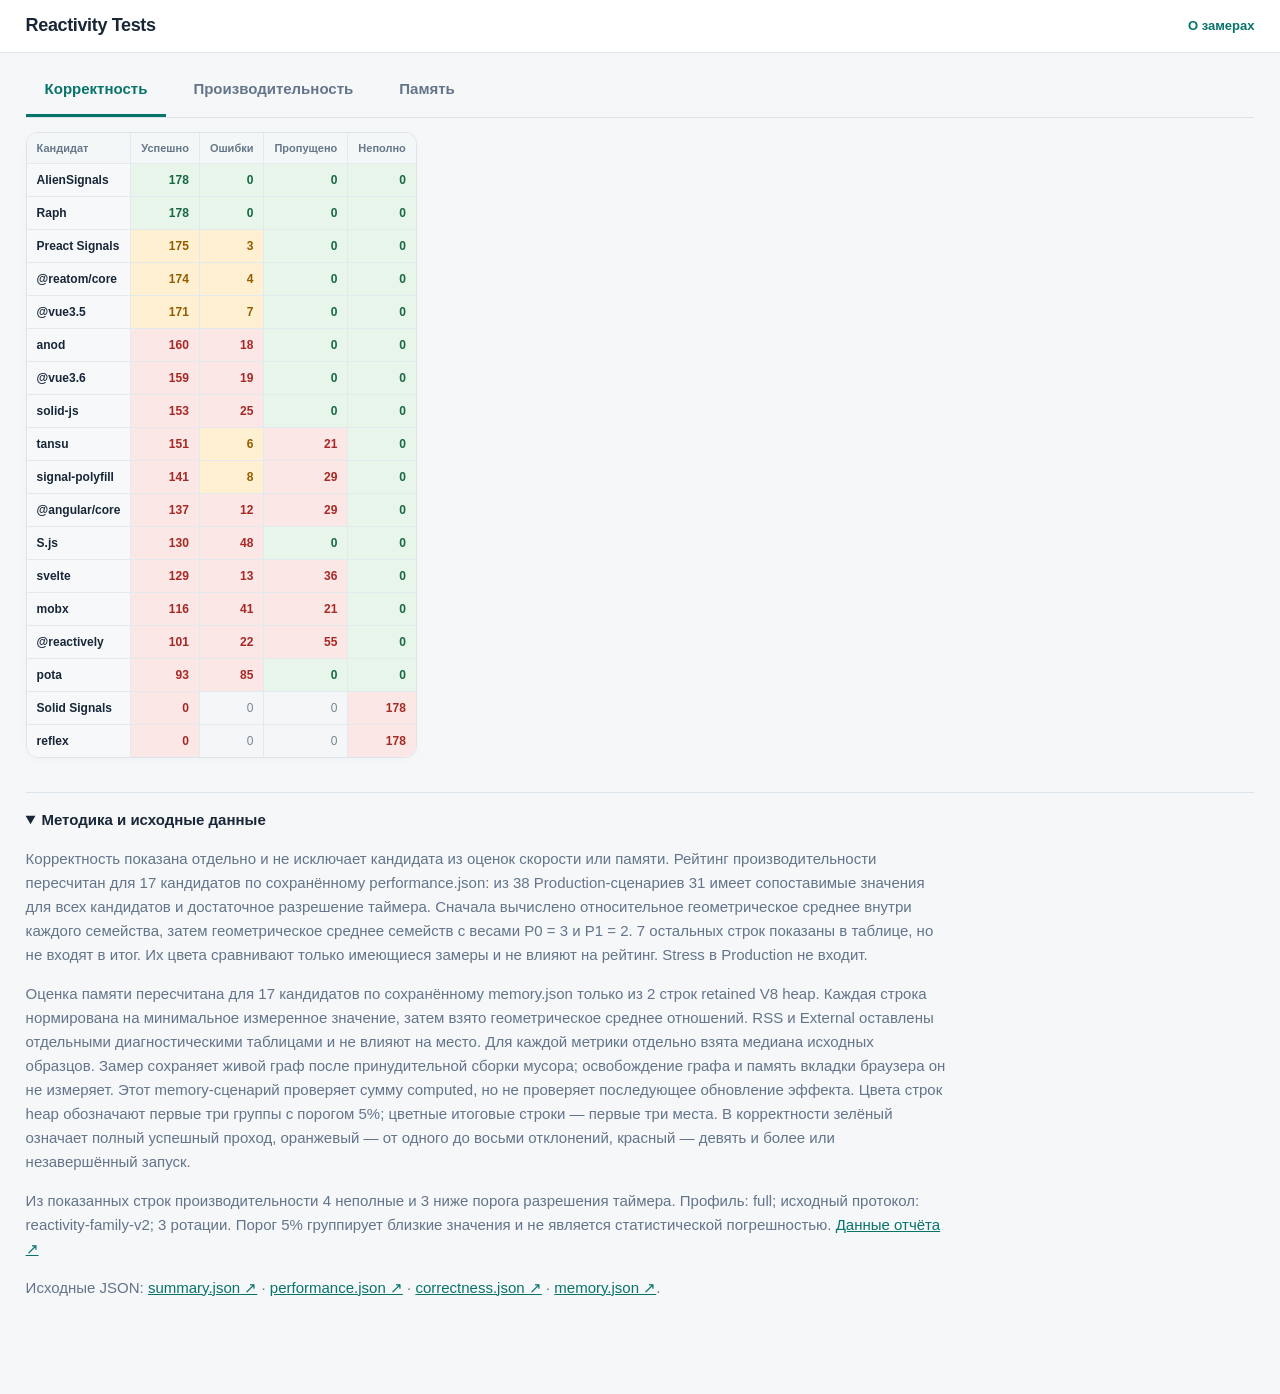
<file: benchmark/index.html>
<!doctype html><html lang="ru"><head><meta charset="utf-8"><meta name="viewport" content="width=device-width,initial-scale=1"><link rel="icon" href="data:"><title>Reactivity Tests</title><style>:root{color-scheme:light;--ink:#182638;--muted:#64748b;--line:#dbe4ea;--paper:#f5f7f8;--teal:#08736b}
*{box-sizing:border-box}
body{margin:0;background:var(--paper);color:var(--ink);font:15px/1.5 Inter,Arial,sans-serif}
button{font:inherit}a{color:inherit}a:focus-visible,button:focus-visible,summary:focus-visible{outline:3px solid #6aa9a3;outline-offset:2px}
.site-header{background:#fff;border-bottom:1px solid var(--line)}
.site-header-inner{min-height:52px;padding:9px clamp(16px,2vw,32px);display:flex;align-items:center;justify-content:space-between;gap:14px}
.site-title{font-size:18px;line-height:1.2;font-weight:700;letter-spacing:-.02em;margin:0}
.system-link{font-size:13px;font-weight:700;color:var(--teal);text-decoration:none;white-space:nowrap}.system-link:hover{text-decoration:underline}
.wrap{padding:10px clamp(16px,2vw,32px) 72px}
.report-tabs{display:flex;gap:8px;align-items:center;border-bottom:1px solid var(--line);margin-bottom:14px;overflow-x:auto;position:sticky;top:0;z-index:10;background:var(--paper)}
.report-tab{appearance:none;border:0;border-bottom:3px solid transparent;background:transparent;color:var(--muted);font-weight:650;padding:15px 19px 13px;cursor:pointer;white-space:nowrap}.report-tab:hover{color:var(--ink);background:#eef4f5}.report-tab[aria-selected=true]{color:var(--teal);border-bottom-color:var(--teal)}
[role=tabpanel][hidden]{display:none}
.correctness-card,.result-table,.matrix-card{border:1px solid var(--line);border-radius:12px;background:#fff;overflow:hidden;box-shadow:0 2px 10px #17283b06}
.correctness-card{margin-bottom:24px;width:max-content;max-width:100%}.table-scroll{overflow-x:auto}
table{border-collapse:collapse;width:100%;font-size:12px}th,td{border-right:1px solid #e3eaed;border-bottom:1px solid #e3eaed;padding:10px 14px;text-align:right;white-space:nowrap;font-variant-numeric:tabular-nums}th:last-child,td:last-child{border-right:0}tbody tr:last-child>*{border-bottom:0}thead th{background:#f4f7f8;color:#657788;font-size:11px;font-weight:750}th:first-child{text-align:left}tbody th{font-weight:700}
tbody th,tbody td{background:#f6f8f9}
.correctness-card table{width:max-content}.correctness-card th,.correctness-card td{padding:7px 10px}
.green{background:#e7f5eb;color:#176944;font-weight:700}.orange{background:#fff0d1;color:#955c00;font-weight:700}.red{background:#fbe7e6;color:#a62925;font-weight:700}.muted{background:#f4f6f7;color:#778690}
.result-table{margin-bottom:24px}.result-table>summary{list-style:none;display:flex;align-items:center;gap:11px;min-height:48px;padding:7px 16px;cursor:pointer}.result-table>summary::-webkit-details-marker,.matrix-card>summary::-webkit-details-marker{display:none}.result-table>summary:hover,.matrix-card>summary:hover{background:#fafdfe}.result-table[open]>summary,.matrix-card[open]>summary{border-bottom:1px solid var(--line)}
.result-toggle{width:8px;height:8px;flex:none;border-right:2px solid #71838e;border-bottom:2px solid #71838e;transform:rotate(45deg);margin:0 8px 3px 2px}.result-table[open] .result-toggle{transform:rotate(225deg);margin:3px 8px 0 2px}.result-label{flex:1;font-size:15px;font-weight:750}
.result-winner{display:inline-flex;align-items:center;gap:8px;margin-left:16px;padding:5px 9px;border:1px solid #cde7db;border-radius:10px;background:#edf8f1;color:#166343;white-space:nowrap;font-size:12px;font-weight:650}.result-winner svg{width:17px;height:17px;flex:none}.result-winner strong{font-size:13px;font-weight:800}
.result-table table{min-width:530px}.comparison-report .result-table{width:max-content;max-width:100%}.comparison-report .result-table table{width:max-content;min-width:0}.result-table th,.result-table td{text-align:left;padding:6px 10px}.result-table thead th{padding:8px 10px}.result-table tbody tr.rank-green>*{background:#e7f5eb;color:#176944}.result-table tbody tr.rank-orange>*{background:#fff0d1;color:#955c00}.result-table tbody tr.rank-red>*{background:#fbe7e6;color:#a62925}.result-number{font-size:13px;font-weight:800;color:#173b32}
.comparison-report #performance .result-table table{width:100%}.comparison-report #performance .result-table th:first-child{width:70%}
.result-heading{padding:15px 18px;font-weight:750}.verdict{margin-left:20px;color:#9b2828;font-size:12px}
.memory-intro{margin:0 0 18px;padding:12px 16px;border-left:3px solid var(--teal);background:#edf5f4;color:#315d60;font-size:13px;line-height:1.55}
.matrix-card{margin-top:14px;margin-bottom:24px}.matrix-card>summary{list-style:none;display:flex;align-items:center;justify-content:space-between;gap:20px;cursor:pointer;padding:17px 22px}.matrix-title{font-size:16px;font-weight:750}.matrix-count{color:#7d8b99;font-size:12px;font-weight:600}
.matrix-wrap{max-height:680px;overflow:auto}.all-matrix{border-collapse:separate;border-spacing:0;width:max-content;font-size:12px}.all-matrix th,.all-matrix td{padding:8px 9px;border-right:1px solid #e2e9ec;border-bottom:1px solid #e2e9ec;white-space:nowrap;text-align:right}.all-matrix thead th{position:sticky;top:0;z-index:3;background:#f3f7f8;color:#607387;font-size:11px}.all-matrix .scenario-col{position:sticky;left:0;z-index:2;text-align:left;background:#fff}.all-matrix tbody th.scenario-col{background:#f6f8f9}.all-matrix thead .scenario-col{z-index:4;background:#f3f7f8}.all-matrix .scenario-col code{display:block;font:11px/1.25 ui-monospace,SFMono-Regular,Menlo,monospace;white-space:nowrap;color:#2b4251}.all-matrix .scenario-note{display:block;margin-top:3px;color:#6d8189;font-size:10px}.all-matrix .matrix-family th{padding:11px 14px;text-align:left;background:#eaf1f3;color:#284a52;font-weight:750}.matrix-family small{margin-left:10px;color:#6d8189;font-weight:600}.matrix-note{padding:10px 16px;color:#697b87;font-size:12px;border-top:1px solid var(--line)}
.report-method{border-top:1px solid var(--line);margin:34px 0 22px;padding-top:16px;color:var(--muted)}.report-method summary{cursor:pointer;color:var(--ink);font-weight:650}.report-method[open] summary{margin-bottom:13px}.report-method p{max-width:920px;line-height:1.6}.report-method a{color:var(--teal)}
@media(max-width:650px){.site-header-inner{min-height:50px;padding:9px 20px}.site-title{font-size:17px}.wrap{padding:10px 20px 50px}.report-tab{padding:13px 12px;font-size:14px}.result-table>summary{display:grid;grid-template-columns:12px minmax(0,1fr);padding:8px 12px}.result-toggle{grid-column:1;grid-row:1}.result-label{grid-column:2;grid-row:1}.result-winner{grid-column:2;grid-row:2;justify-self:start;margin-left:0}.all-matrix .scenario-col{min-width:245px;max-width:245px}.matrix-wrap{max-height:600px}}
</style></head><body class="comparison-report"><!-- Lucide trophy, https://lucide.dev/icons/trophy. Copyright (c) 2026 Lucide Icons and Contributors. ISC License: Permission to use, copy, modify, and/or distribute this software for any purpose with or without fee is hereby granted, provided that the above copyright notice and this permission notice appear in all copies. THE SOFTWARE IS PROVIDED "AS IS" AND THE AUTHOR DISCLAIMS ALL WARRANTIES WITH REGARD TO THIS SOFTWARE INCLUDING ALL IMPLIED WARRANTIES OF MERCHANTABILITY AND FITNESS. IN NO EVENT SHALL THE AUTHOR BE LIABLE FOR ANY SPECIAL, DIRECT, INDIRECT, OR CONSEQUENTIAL DAMAGES OR ANY DAMAGES WHATSOEVER RESULTING FROM LOSS OF USE, DATA OR PROFITS, WHETHER IN AN ACTION OF CONTRACT, NEGLIGENCE OR OTHER TORTIOUS ACTION, ARISING OUT OF OR IN CONNECTION WITH THE USE OR PERFORMANCE OF THIS SOFTWARE. --><header class="site-header"><div class="site-header-inner"><h1 class="site-title">Reactivity Tests</h1><a class="system-link" href="#methodology">О замерах</a></div></header><main class="wrap"><nav class="report-tabs" role="tablist" aria-label="Разделы отчёта"><button class="report-tab" type="button" role="tab" id="tab-button-correctness" aria-controls="correctness" aria-selected="true" tabindex="0">Корректность</button><button class="report-tab" type="button" role="tab" id="tab-button-performance" aria-controls="performance" aria-selected="false" tabindex="-1">Производительность</button><button class="report-tab" type="button" role="tab" id="tab-button-memory" aria-controls="memory" aria-selected="false" tabindex="-1">Память</button></nav><section class="tab-panel" id="correctness" role="tabpanel" aria-labelledby="tab-button-correctness"><section class="correctness-card"><div class="table-scroll"><table><thead><tr><th scope="col">Кандидат</th><th scope="col">Успешно</th><th scope="col">Ошибки</th><th scope="col">Пропущено</th><th scope="col">Неполно</th></tr></thead><tbody><tr><th scope="row"><span title="alien-signals" aria-label="alien-signals">AlienSignals</span></th><td class="green">178</td><td class="green">0</td><td class="green">0</td><td class="green">0</td></tr><tr><th scope="row">Raph</th><td class="green">178</td><td class="green">0</td><td class="green">0</td><td class="green">0</td></tr><tr><th scope="row"><span title="@preact/signals-core" aria-label="@preact/signals-core">Preact Signals</span></th><td class="orange">175</td><td class="orange">3</td><td class="green">0</td><td class="green">0</td></tr><tr><th scope="row">@reatom/core</th><td class="orange">174</td><td class="orange">4</td><td class="green">0</td><td class="green">0</td></tr><tr><th scope="row"><span title="@vue/reactivity 3.5.43" aria-label="@vue/reactivity 3.5.43">@vue3.5</span></th><td class="orange">171</td><td class="orange">7</td><td class="green">0</td><td class="green">0</td></tr><tr><th scope="row">anod</th><td class="red">160</td><td class="red">18</td><td class="green">0</td><td class="green">0</td></tr><tr><th scope="row"><span title="@vue/reactivity 3.6.0-rc.9" aria-label="@vue/reactivity 3.6.0-rc.9">@vue3.6</span></th><td class="red">159</td><td class="red">19</td><td class="green">0</td><td class="green">0</td></tr><tr><th scope="row">solid-js</th><td class="red">153</td><td class="red">25</td><td class="green">0</td><td class="green">0</td></tr><tr><th scope="row">tansu</th><td class="red">151</td><td class="orange">6</td><td class="red">21</td><td class="green">0</td></tr><tr><th scope="row"><span title="signal-polyfill (TC39)" aria-label="signal-polyfill (TC39)">signal-polyfill</span></th><td class="red">141</td><td class="orange">8</td><td class="red">29</td><td class="green">0</td></tr><tr><th scope="row">@angular/core</th><td class="red">137</td><td class="red">12</td><td class="red">29</td><td class="green">0</td></tr><tr><th scope="row">S.js</th><td class="red">130</td><td class="red">48</td><td class="green">0</td><td class="green">0</td></tr><tr><th scope="row">svelte</th><td class="red">129</td><td class="red">13</td><td class="red">36</td><td class="green">0</td></tr><tr><th scope="row">mobx</th><td class="red">116</td><td class="red">41</td><td class="red">21</td><td class="green">0</td></tr><tr><th scope="row"><span title="@reactively/core" aria-label="@reactively/core">@reactively</span></th><td class="red">101</td><td class="red">22</td><td class="red">55</td><td class="green">0</td></tr><tr><th scope="row">pota</th><td class="red">93</td><td class="red">85</td><td class="green">0</td><td class="green">0</td></tr><tr><th scope="row"><span title="@solidjs/signals" aria-label="@solidjs/signals">Solid Signals</span></th><td class="red">0</td><td class="muted">0</td><td class="muted">0</td><td class="red">178</td></tr><tr><th scope="row">reflex</th><td class="red">0</td><td class="muted">0</td><td class="muted">0</td><td class="red">178</td></tr></tbody></table></div></section></section><section class="tab-panel" id="performance" role="tabpanel" aria-labelledby="tab-button-performance" hidden><details class="result-table" open><summary><span class="result-toggle" aria-hidden="true"></span><span class="result-label">Производительность</span><span class="result-winner"><svg viewBox="0 0 24 24" fill="none" stroke="currentColor" stroke-width="1.8" stroke-linecap="round" stroke-linejoin="round" aria-hidden="true"><path d="M8 21h8M12 17v4M7 3h10v7a5 5 0 0 1-10 0V3ZM7 5H4v3a4 4 0 0 0 4 4m9-7h3v3a4 4 0 0 1-4 4"/></svg><strong><span title="alien-signals" aria-label="alien-signals">AlienSignals</span>, Raph</strong></span></summary><div class="table-scroll"><table><thead><tr><th scope="col">Кандидат</th><th scope="col" title="Относительное геометрическое среднее">Геосреднее</th></tr></thead><tbody><tr class="rank-green"><th scope="row"><span title="alien-signals" aria-label="alien-signals">AlienSignals</span></th><td class="result-number">1.136</td></tr><tr class="rank-green"><th scope="row">Raph</th><td class="result-number">1.146</td></tr><tr class="rank-orange"><th scope="row">reflex</th><td class="result-number">1.226</td></tr><tr class="rank-orange"><th scope="row"><span title="@vue/reactivity 3.6.0-rc.9" aria-label="@vue/reactivity 3.6.0-rc.9">@vue3.6</span></th><td class="result-number">1.271</td></tr><tr class="rank-red"><th scope="row">@reactively</th><td class="result-number">1.427</td></tr><tr class=""><th scope="row">lite-signal</th><td class="result-number">1.858</td></tr><tr class=""><th scope="row">Preact Signals</th><td class="result-number">2.061</td></tr><tr class=""><th scope="row"><span title="@amadeus-it-group/tansu" aria-label="@amadeus-it-group/tansu">tansu</span></th><td class="result-number">2.233</td></tr><tr class=""><th scope="row">Oby</th><td class="result-number">2.266</td></tr><tr class=""><th scope="row">$mol_wire</th><td class="result-number">2.47</td></tr><tr class=""><th scope="row">uSignal</th><td class="result-number">2.528</td></tr><tr class=""><th scope="row"><span title="@vue/reactivity 3.5.43" aria-label="@vue/reactivity 3.5.43">@vue3.5</span></th><td class="result-number">2.588</td></tr><tr class=""><th scope="row">MobX</th><td class="result-number">3.162</td></tr><tr class=""><th scope="row">Signia</th><td class="result-number">3.775</td></tr><tr class=""><th scope="row"><span title="@solidjs/signals" aria-label="@solidjs/signals">Solid Signals</span></th><td class="result-number">3.817</td></tr><tr class=""><th scope="row">s-js</th><td class="result-number">3.929</td></tr><tr class=""><th scope="row">SolidJS</th><td class="result-number">5.288</td></tr></tbody></table></div></details><details class="matrix-card" open><summary><span class="matrix-title">Сценарии производительности</span><span class="matrix-count">38 строк · 17 кандидатов</span></summary><div class="matrix-wrap"><table class="all-matrix"><thead><tr><th class="scenario-col" scope="col">Сценарий</th><th scope="col"><span title="alien-signals" aria-label="alien-signals">AlienSignals</span></th><th scope="col">Raph</th><th scope="col">reflex</th><th scope="col"><span title="@vue/reactivity 3.6.0-rc.9" aria-label="@vue/reactivity 3.6.0-rc.9">@vue3.6</span></th><th scope="col">@reactively</th><th scope="col">lite-signal</th><th scope="col">Preact Signals</th><th scope="col"><span title="@amadeus-it-group/tansu" aria-label="@amadeus-it-group/tansu">tansu</span></th><th scope="col">Oby</th><th scope="col">$mol_wire</th><th scope="col">uSignal</th><th scope="col"><span title="@vue/reactivity 3.5.43" aria-label="@vue/reactivity 3.5.43">@vue3.5</span></th><th scope="col">MobX</th><th scope="col">Signia</th><th scope="col"><span title="@solidjs/signals" aria-label="@solidjs/signals">Solid Signals</span></th><th scope="col">s-js</th><th scope="col">SolidJS</th></tr></thead><tbody><tr class="matrix-family"><th scope="rowgroup" colspan="18">Базовая передача изменений<small>P0</small></th></tr><tr><th class="scenario-col" scope="row"><code>upstream.avoidable-propagation</code></th><td class="orange">0.27</td><td class="green">0.24</td><td class="orange">0.27</td><td class="orange">0.27</td><td class="orange">0.28</td><td class="">0.34</td><td class="orange">0.27</td><td class="">0.44</td><td class="red">0.32</td><td class="">0.44</td><td class="">0.60</td><td class="red">0.31</td><td class="">0.62</td><td class="">0.53</td><td class="">0.49</td><td class="">0.35</td><td class="">0.39</td></tr><tr><th class="scenario-col" scope="row"><code>upstream.diamond</code></th><td class="green">0.22</td><td class="orange">0.23</td><td class="red">0.25</td><td class="green">0.21</td><td class="red">0.26</td><td class="orange">0.23</td><td class="orange">0.24</td><td class="">0.30</td><td class="">0.31</td><td class="">0.40</td><td class="">0.37</td><td class="">0.27</td><td class="">0.57</td><td class="">0.45</td><td class="">0.53</td><td class="orange">0.24</td><td class="">0.37</td></tr><tr class="matrix-family"><th scope="rowgroup" colspan="18">Масштаб передачи изменений<small>P1</small><small>(не учитывается в рейтинге)</small></th></tr><tr title="Ниже порога разрешения таймера"><th class="scenario-col" scope="row"><code>upstream.broad-propagation</code></th><td class="orange">0.18</td><td class="orange">0.18</td><td class="">0.27</td><td class="red">0.19</td><td class="">0.24</td><td class="red">0.19</td><td class="">0.22</td><td class="">0.51</td><td class="">0.28</td><td class="">0.61</td><td class="">0.45</td><td class="">0.25</td><td class="">0.88</td><td class="">0.67</td><td class="">0.74</td><td class="green">0.17</td><td class="">0.43</td></tr><tr title="Ниже порога разрешения таймера"><th class="scenario-col" scope="row"><code>upstream.deep-propagation</code></th><td class="green">0.06</td><td class="red">0.08</td><td class="orange">0.07</td><td class="green">0.06</td><td class="">0.09</td><td class="red">0.08</td><td class="red">0.08</td><td class="">0.11</td><td class="">0.13</td><td class="">0.19</td><td class="">0.15</td><td class="">0.09</td><td class="">0.36</td><td class="">0.36</td><td class="">0.23</td><td class="green">0.06</td><td class="">0.16</td></tr><tr title="Ниже порога разрешения таймера"><th class="scenario-col" scope="row"><code>upstream.repeated-observers</code></th><td class="green">0.04</td><td class="red">0.06</td><td class="orange">0.05</td><td class="green">0.04</td><td class="orange">0.05</td><td class="orange">0.05</td><td class="green">0.04</td><td class="">0.07</td><td class="red">0.06</td><td class="">0.09</td><td class="red">0.06</td><td class="green">0.04</td><td class="">0.07</td><td class="">0.11</td><td class="">0.11</td><td class="">0.08</td><td class="">0.09</td></tr><tr class="matrix-family"><th scope="rowgroup" colspan="18">Связи и эффекты<small>P1</small></th></tr><tr><th class="scenario-col" scope="row"><code>upstream.fan.many-effects</code></th><td class="green">94.67</td><td class="orange">100.04</td><td class="">115.79</td><td class="red">104.96</td><td class="">120.94</td><td class="">137.72</td><td class="green">92.40</td><td class="">231.70</td><td class="">145.85</td><td class="">421.67</td><td class="">261.85</td><td class="">119.22</td><td class="">405.26</td><td class="">202.22</td><td class="">516.90</td><td class="orange">99.57</td><td class="">214.30</td></tr><tr><th class="scenario-col" scope="row"><code>upstream.fan.computed-effect-direct</code></th><td class="">72.28</td><td class="red">62.85</td><td class="green">49.53</td><td class="green">51.75</td><td class="red">61.27</td><td class="orange">54.27</td><td class="">72.28</td><td class="">102.70</td><td class="">78.09</td><td class="">112.74</td><td class="">142.58</td><td class="">106.18</td><td class="">134.07</td><td class="">176.37</td><td class="">168.65</td><td class="">78.73</td><td class="">141.56</td></tr><tr><th class="scenario-col" scope="row"><code>upstream.fan.computed-effect</code></th><td class="">69.83</td><td class="">60.65</td><td class="green">47.00</td><td class="orange">49.37</td><td class="">60.46</td><td class="red">51.84</td><td class="">68.89</td><td class="">97.87</td><td class="">74.41</td><td class="">106.96</td><td class="">134.26</td><td class="">101.87</td><td class="">126.88</td><td class="">174.78</td><td class="">158.50</td><td class="">72.35</td><td class="">133.99</td></tr><tr><th class="scenario-col" scope="row"><code>upstream.fan.direct-effect</code></th><td class="green">25.79</td><td class="green">26.44</td><td class="green">26.66</td><td class="green">25.89</td><td class="green">26.95</td><td class="orange">27.14</td><td class="orange">27.68</td><td class="">30.52</td><td class="red">28.61</td><td class="">30.44</td><td class="">30.37</td><td class="orange">27.75</td><td class="">31.81</td><td class="">36.97</td><td class="">39.34</td><td class="orange">28.24</td><td class="">30.45</td></tr><tr class="matrix-family"><th scope="rowgroup" colspan="18">Создание реактивных связей<small>P1</small></th></tr><tr><th class="scenario-col" scope="row"><code>upstream.creation.signals</code></th><td class="">1.40</td><td class="orange">1.20</td><td class="">1.55</td><td class="">1.55</td><td class="red">1.33</td><td class="">4.65</td><td class="">1.58</td><td class="">2.76</td><td class="">2.40</td><td class="">3.71</td><td class="">2.16</td><td class="">2.03</td><td class="green">1.10</td><td class="">2.40</td><td class="">1.99</td><td class="">2.12</td><td class="">2.36</td></tr><tr><th class="scenario-col" scope="row"><code>upstream.creation.1-to-1</code></th><td class="orange">1.03</td><td class="green">0.97</td><td class="red">2.87</td><td class="">3.20</td><td class="">3.69</td><td class="">8.78</td><td class="">3.18</td><td class="">9.76</td><td class="">10.04</td><td class="">6.32</td><td class="">7.64</td><td class="">5.44</td><td class="">4.76</td><td class="">8.30</td><td class="">11.25</td><td class="">77.28</td><td class="">10.75</td></tr><tr><th class="scenario-col" scope="row"><code>upstream.creation.2-to-1</code></th><td class="orange">0.81</td><td class="green">0.74</td><td class="">3.01</td><td class="red">2.54</td><td class="">3.26</td><td class="">7.10</td><td class="red">2.51</td><td class="">8.26</td><td class="">8.45</td><td class="">5.27</td><td class="">6.43</td><td class="">3.51</td><td class="">3.67</td><td class="">6.90</td><td class="">7.72</td><td class="">38.74</td><td class="">8.46</td></tr><tr><th class="scenario-col" scope="row"><code>upstream.creation.4-to-1</code></th><td class="orange">0.62</td><td class="green">0.54</td><td class="red">2.46</td><td class="">2.70</td><td class="red">2.40</td><td class="">4.90</td><td class="">3.15</td><td class="">6.70</td><td class="">6.91</td><td class="">4.17</td><td class="">4.94</td><td class="">2.96</td><td class="">3.66</td><td class="">5.47</td><td class="">6.03</td><td class="">22.89</td><td class="">6.35</td></tr><tr><th class="scenario-col" scope="row"><code>upstream.creation.1-to-2</code></th><td class="orange">0.91</td><td class="green">0.75</td><td class="red">2.32</td><td class="">2.61</td><td class="">2.78</td><td class="">6.86</td><td class="">2.44</td><td class="">7.87</td><td class="">7.52</td><td class="">4.34</td><td class="">6.16</td><td class="">3.46</td><td class="">3.61</td><td class="">6.08</td><td class="">10.09</td><td class="">78.33</td><td class="">8.31</td></tr><tr><th class="scenario-col" scope="row"><code>upstream.creation.1-to-4</code></th><td class="green">0.73</td><td class="green">0.70</td><td class="red">1.41</td><td class="">1.98</td><td class="orange">1.29</td><td class="">5.94</td><td class="">1.83</td><td class="">5.76</td><td class="">6.54</td><td class="">3.28</td><td class="">4.82</td><td class="">2.85</td><td class="">2.72</td><td class="">4.83</td><td class="">9.76</td><td class="">61.49</td><td class="">7.93</td></tr><tr><th class="scenario-col" scope="row"><code>upstream.creation.1-to-8</code></th><td class="green">0.43</td><td class="orange">0.55</td><td class="">0.76</td><td class="">0.76</td><td class="red">0.65</td><td class="">5.47</td><td class="red">0.62</td><td class="">5.42</td><td class="">6.10</td><td class="">2.86</td><td class="">4.16</td><td class="">0.77</td><td class="">2.18</td><td class="">3.91</td><td class="">9.41</td><td class="">21.75</td><td class="">7.74</td></tr><tr class="matrix-family"><th scope="rowgroup" colspan="18">Обновление реактивных связей<small>P1</small></th></tr><tr><th class="scenario-col" scope="row"><code>upstream.update.1-to-1</code></th><td class="orange">1.77</td><td class="green">1.45</td><td class="">2.75</td><td class="orange">1.82</td><td class="red">2.29</td><td class="">3.65</td><td class="red">2.40</td><td class="">3.83</td><td class="">3.24</td><td class="">3.85</td><td class="">2.69</td><td class="red">2.40</td><td class="">3.93</td><td class="">12.10</td><td class="">3.98</td><td class="">15.65</td><td class="">24.06</td></tr><tr><th class="scenario-col" scope="row"><code>upstream.update.2-to-1</code></th><td class="red">1.13</td><td class="green">0.77</td><td class="">1.61</td><td class="">1.25</td><td class="orange">0.99</td><td class="">2.13</td><td class="">1.42</td><td class="">2.01</td><td class="">2.08</td><td class="">2.04</td><td class="">1.66</td><td class="">1.49</td><td class="">2.43</td><td class="">6.18</td><td class="">2.33</td><td class="">10.62</td><td class="">14.48</td></tr><tr><th class="scenario-col" scope="row"><code>upstream.update.4-to-1</code></th><td class="orange">0.64</td><td class="green">0.35</td><td class="">0.72</td><td class="">0.81</td><td class="red">0.68</td><td class="">0.98</td><td class="orange">0.61</td><td class="">1.07</td><td class="">1.18</td><td class="">1.19</td><td class="">1.00</td><td class="">0.87</td><td class="">1.24</td><td class="">3.20</td><td class="">1.38</td><td class="">7.43</td><td class="">9.48</td></tr><tr><th class="scenario-col" scope="row"><code>upstream.update.1-to-2</code></th><td class="orange">1.14</td><td class="green">0.65</td><td class="">1.59</td><td class="red">1.19</td><td class="orange">1.12</td><td class="">1.76</td><td class="">1.47</td><td class="">2.12</td><td class="">2.11</td><td class="">1.74</td><td class="">1.71</td><td class="">1.53</td><td class="">2.48</td><td class="">6.23</td><td class="">2.63</td><td class="">14.22</td><td class="">19.90</td></tr><tr><th class="scenario-col" scope="row"><code>upstream.update.1-to-4</code></th><td class="red">0.70</td><td class="green">0.33</td><td class="">0.96</td><td class="">0.78</td><td class="">0.85</td><td class="">0.84</td><td class="orange">0.63</td><td class="">1.14</td><td class="">1.32</td><td class="">1.29</td><td class="">1.11</td><td class="">0.97</td><td class="">1.21</td><td class="">3.20</td><td class="">1.89</td><td class="">12.40</td><td class="">19.73</td></tr><tr class="matrix-family"><th scope="rowgroup" colspan="18">Сценарии приложений<small>P0</small></th></tr><tr><th class="scenario-col" scope="row"><code>upstream.app.dashboard</code></th><td class="orange">140.13</td><td class="red">160.97</td><td class="green">132.53</td><td class="orange">144.43</td><td class="">174.35</td><td class="">224.17</td><td class="">361.89</td><td class="">260.44</td><td class="">268.59</td><td class="">336.69</td><td class="">299.05</td><td class="">465.45</td><td class="">423.99</td><td class="">493.30</td><td class="">1 023.49</td><td class="">502.68</td><td class="">919.00</td></tr><tr><th class="scenario-col" scope="row"><code>upstream.app.editor</code></th><td class="orange">208.30</td><td class="red">239.07</td><td class="green">197.80</td><td class="orange">213.56</td><td class="">257.28</td><td class="">324.79</td><td class="">301.95</td><td class="">373.62</td><td class="">423.73</td><td class="">516.22</td><td class="">447.48</td><td class="">394.41</td><td class="">650.03</td><td class="">419.16</td><td class="">828.30</td><td class="">378.25</td><td class="">773.19</td></tr><tr><th class="scenario-col" scope="row"><code>upstream.app.kanban</code></th><td class="orange">111.55</td><td class="">128.11</td><td class="green">102.75</td><td class="red">120.23</td><td class="">143.16</td><td class="">186.92</td><td class="">376.47</td><td class="">207.00</td><td class="">219.25</td><td class="">257.56</td><td class="">336.38</td><td class="">474.59</td><td class="">345.78</td><td class="">492.60</td><td class="">550.92</td><td class="">294.25</td><td class="">508.29</td></tr><tr><th class="scenario-col" scope="row"><code>upstream.app.entity-detail</code></th><td class="green">218.69</td><td class="red">264.62</td><td class="green">213.10</td><td class="orange">243.74</td><td class="">279.83</td><td class="">372.55</td><td class="">342.96</td><td class="">407.80</td><td class="">454.64</td><td class="">503.36</td><td class="">552.94</td><td class="">440.04</td><td class="">658.54</td><td class="">477.55</td><td class="">753.70</td><td class="">390.93</td><td class="">801.35</td></tr><tr class="matrix-family"><th scope="rowgroup" colspan="18">Компонентные сценарии<small>P0</small></th></tr><tr><th class="scenario-col" scope="row"><code>upstream.component.simple</code></th><td class="orange">114.43</td><td class="red">134.06</td><td class="green">106.72</td><td class="green">110.52</td><td class="red">135.80</td><td class="">166.84</td><td class="">153.35</td><td class="">200.21</td><td class="">217.92</td><td class="">293.83</td><td class="">228.06</td><td class="">202.44</td><td class="">360.08</td><td class="">216.80</td><td class="">1 042.12</td><td class="">364.28</td><td class="">719.06</td></tr><tr><th class="scenario-col" scope="row"><code>upstream.component.dynamic</code></th><td class="orange">89.63</td><td class="red">97.80</td><td class="green">81.28</td><td class="red">94.92</td><td class="">108.61</td><td class="">129.85</td><td class="red">97.99</td><td class="">148.20</td><td class="">164.95</td><td class="">190.54</td><td class="">217.17</td><td class="">121.39</td><td class="">259.20</td><td class="">129.77</td><td class="">290.50</td><td class="">153.94</td><td class="">273.89</td></tr><tr class="matrix-family"><th scope="rowgroup" colspan="18">Крупное приложение<small>P1</small></th></tr><tr><th class="scenario-col" scope="row"><code>upstream.app.large</code></th><td class="green">158.35</td><td class="orange">186.87</td><td class="green">155.20</td><td class="green">159.58</td><td class="orange">184.24</td><td class="red">234.30</td><td class="">1 718.39</td><td class="">304.52</td><td class="">298.54</td><td class="">313.41</td><td class="">280.29</td><td class="">2 391.43</td><td class="">340.10</td><td class="">2 747.69</td><td class="">383.29</td><td class="red">241.93</td><td class="">382.35</td></tr><tr class="matrix-family"><th scope="rowgroup" colspan="18">Большие графы зависимостей<small>P1</small></th></tr><tr><th class="scenario-col" scope="row"><code>upstream.large.layered-cold</code></th><td class="">50.17</td><td class="red">46.62</td><td class="green">33.87</td><td class="orange">42.92</td><td class="">70.63</td><td class="">52.14</td><td class="">98.42</td><td class="">89.24</td><td class="">73.91</td><td class="">65.53</td><td class="">101.65</td><td class="">160.55</td><td class="">108.64</td><td class="">145.45</td><td class="">96.10</td><td class="">109.84</td><td class="">153.82</td></tr><tr><th class="scenario-col" scope="row"><code>upstream.large.layered-warm</code></th><td class="orange">36.63</td><td class="orange">35.40</td><td class="green">33.50</td><td class="green">34.08</td><td class="">66.10</td><td class="red">44.82</td><td class="">89.22</td><td class="">64.83</td><td class="">63.87</td><td class="">69.29</td><td class="">94.20</td><td class="">106.17</td><td class="">83.30</td><td class="">120.11</td><td class="">97.38</td><td class="">108.63</td><td class="">134.06</td></tr><tr><th class="scenario-col" scope="row"><code>upstream.large.layered-burst</code></th><td class="orange">304.23</td><td class="">426.96</td><td class="orange">299.72</td><td class="red">343.61</td><td class="red">341.33</td><td class="">573.98</td><td class="green">281.00</td><td class="">668.02</td><td class="">473.63</td><td class="">595.88</td><td class="">790.16</td><td class="">444.79</td><td class="">920.15</td><td class="orange">308.70</td><td class="">694.49</td><td class="">860.13</td><td class="">1 243.74</td></tr><tr><th class="scenario-col" scope="row"><code>upstream.large.diamond-mesh</code></th><td class="green">2.87</td><td class="red">3.55</td><td class="green">3.00</td><td class="orange">3.28</td><td class="">4.20</td><td class="">4.66</td><td class="">42.95</td><td class="">7.08</td><td class="">5.47</td><td class="">6.84</td><td class="">6.11</td><td class="">53.95</td><td class="">15.47</td><td class="">64.01</td><td class="">8.06</td><td class="">6.29</td><td class="">9.45</td></tr><tr class="matrix-family"><th scope="rowgroup" colspan="18">Режимы вычисления<small>P1</small></th></tr><tr><th class="scenario-col" scope="row"><code>upstream.mode.pull</code></th><td class="orange">0.54</td><td class="green">0.52</td><td class="red">0.57</td><td class="">0.66</td><td class="red">0.57</td><td class="">0.81</td><td class="">0.67</td><td class="green">0.51</td><td class="">1.47</td><td class="">0.61</td><td class="">0.70</td><td class="">0.61</td><td class="">3.16</td><td class="">0.91</td><td class="">1.11</td><td class="">78.32</td><td class="">139.17</td></tr><tr><th class="scenario-col" scope="row"><code>upstream.mode.push</code></th><td class="green">50.77</td><td class="orange">61.28</td><td class="green">49.76</td><td class="orange">63.54</td><td class="red">69.39</td><td class="">84.80</td><td class="">77.59</td><td class="">104.45</td><td class="">109.79</td><td class="">147.62</td><td class="">137.43</td><td class="">95.62</td><td class="">179.47</td><td class="">137.66</td><td class="">194.99</td><td class="">89.42</td><td class="">158.14</td></tr><tr class="matrix-family"><th scope="rowgroup" colspan="18">Базовые сценарии Raph<small>P0</small><small>(не учитывается в рейтинге)</small></th></tr><tr title="Неполные значения хотя бы у одного кандидата"><th class="scenario-col" scope="row"><code>endge.observed-writes</code></th><td class="green">1.03</td><td class="">1.46</td><td class="">—</td><td class="">—</td><td class="">—</td><td class="red">1.22</td><td class="orange">1.16</td><td class="">2.13</td><td class="">—</td><td class="">—</td><td class="">2.24</td><td class="">—</td><td class="">4.10</td><td class="">4.47</td><td class="">—</td><td class="">1.48</td><td class="">3.15</td></tr><tr title="Неполные значения хотя бы у одного кандидата"><th class="scenario-col" scope="row"><code>endge.dynamic-switching</code></th><td class="orange">1.47</td><td class="green">1.39</td><td class="">—</td><td class="">—</td><td class="">—</td><td class="green">1.39</td><td class="red">1.65</td><td class="">2.71</td><td class="">—</td><td class="">—</td><td class="">2.56</td><td class="">—</td><td class="">5.26</td><td class="">6.03</td><td class="">—</td><td class="green">1.43</td><td class="">3.49</td></tr><tr title="Неполные значения хотя бы у одного кандидата"><th class="scenario-col" scope="row"><code>endge.diamond</code></th><td class="green">1.70</td><td class="">2.45</td><td class="">—</td><td class="">—</td><td class="">—</td><td class="orange">1.97</td><td class="">2.39</td><td class="">3.77</td><td class="">—</td><td class="">—</td><td class="">4.06</td><td class="">—</td><td class="">8.11</td><td class="">6.25</td><td class="">—</td><td class="red">2.10</td><td class="">5.27</td></tr><tr class="matrix-family"><th scope="rowgroup" colspan="18">Пакетные изменения Raph<small>P1</small><small>(не учитывается в рейтинге)</small></th></tr><tr title="Неполные значения хотя бы у одного кандидата"><th class="scenario-col" scope="row"><code>endge.batch-1000</code></th><td class="red">1.15</td><td class="green">0.91</td><td class="">1.29</td><td class="orange">1.08</td><td class="">1.21</td><td class="">1.51</td><td class="">1.85</td><td class="">1.65</td><td class="">3.11</td><td class="">1.57</td><td class="">1.63</td><td class="">—</td><td class="red">1.15</td><td class="">2.09</td><td class="">2.02</td><td class="">—</td><td class="">1.95</td></tr></tbody></table></div><div class="matrix-note">31 из 38 сценариев входят в итог. Семейства имеют веса P0 = 3 и P1 = 2. Корректность на рейтинг не влияет.</div></details></section><section class="tab-panel" id="memory" role="tabpanel" aria-labelledby="tab-button-memory" hidden><p class="memory-intro">Оценка ниже учитывает только retained V8 heap. RSS и External показаны отдельно как диагностика. Сценарий сверяет computed, но не проверяет доставку эффекта после записи; корректность вынесена на отдельную вкладку.</p><details class="result-table" open><summary><span class="result-toggle" aria-hidden="true"></span><span class="result-label">Retained V8 heap</span><span class="result-winner"><svg viewBox="0 0 24 24" fill="none" stroke="currentColor" stroke-width="1.8" stroke-linecap="round" stroke-linejoin="round" aria-hidden="true"><path d="M8 21h8M12 17v4M7 3h10v7a5 5 0 0 1-10 0V3ZM7 5H4v3a4 4 0 0 0 4 4m9-7h3v3a4 4 0 0 1-4 4"/></svg><strong>@reactively</strong></span></summary><div class="table-scroll"><table><thead><tr><th scope="col">Кандидат</th><th scope="col" title="Относительное геометрическое среднее">Геосреднее</th></tr></thead><tbody><tr class="rank-green"><th scope="row">@reactively</th><td class="result-number">1.00</td></tr><tr class="rank-orange"><th scope="row">MobX</th><td class="result-number">1.465</td></tr><tr class="rank-red"><th scope="row">Signia</th><td class="result-number">1.618</td></tr><tr class="rank-red"><th scope="row">SolidJS</th><td class="result-number">1.695</td></tr><tr class=""><th scope="row">$mol_wire</th><td class="result-number">1.725</td></tr><tr class=""><th scope="row">s-js</th><td class="result-number">1.746</td></tr><tr class=""><th scope="row">uSignal</th><td class="result-number">2.05</td></tr><tr class=""><th scope="row"><span title="alien-signals" aria-label="alien-signals">AlienSignals</span></th><td class="result-number">2.457</td></tr><tr class=""><th scope="row">Oby</th><td class="result-number">2.485</td></tr><tr class=""><th scope="row">Raph</th><td class="result-number">2.498</td></tr><tr class=""><th scope="row"><span title="@solidjs/signals" aria-label="@solidjs/signals">Solid Signals</span></th><td class="result-number">2.564</td></tr><tr class=""><th scope="row">reflex</th><td class="result-number">2.58</td></tr><tr class=""><th scope="row"><span title="@vue/reactivity 3.6.0-rc.9" aria-label="@vue/reactivity 3.6.0-rc.9">@vue3.6</span></th><td class="result-number">2.608</td></tr><tr class=""><th scope="row">Preact Signals</th><td class="result-number">2.797</td></tr><tr class=""><th scope="row"><span title="@vue/reactivity 3.5.43" aria-label="@vue/reactivity 3.5.43">@vue3.5</span></th><td class="result-number">2.881</td></tr><tr class=""><th scope="row"><span title="@amadeus-it-group/tansu" aria-label="@amadeus-it-group/tansu">tansu</span></th><td class="result-number">3.233</td></tr><tr class=""><th scope="row">lite-signal</th><td class="result-number">3.298</td></tr></tbody></table></div></details><details class="matrix-card" open><summary><span class="matrix-title">Retained V8 heap · сценарии</span><span class="matrix-count">2 сценария · 17 кандидатов</span></summary><div class="matrix-wrap"><table class="all-matrix"><thead><tr><th class="scenario-col" scope="col">Сценарий</th><th scope="col">@reactively</th><th scope="col">MobX</th><th scope="col">Signia</th><th scope="col">SolidJS</th><th scope="col">$mol_wire</th><th scope="col">s-js</th><th scope="col">uSignal</th><th scope="col"><span title="alien-signals" aria-label="alien-signals">AlienSignals</span></th><th scope="col">Oby</th><th scope="col">Raph</th><th scope="col"><span title="@solidjs/signals" aria-label="@solidjs/signals">Solid Signals</span></th><th scope="col">reflex</th><th scope="col"><span title="@vue/reactivity 3.6.0-rc.9" aria-label="@vue/reactivity 3.6.0-rc.9">@vue3.6</span></th><th scope="col">Preact Signals</th><th scope="col"><span title="@vue/reactivity 3.5.43" aria-label="@vue/reactivity 3.5.43">@vue3.5</span></th><th scope="col"><span title="@amadeus-it-group/tansu" aria-label="@amadeus-it-group/tansu">tansu</span></th><th scope="col">lite-signal</th></tr></thead><tbody><tr class="matrix-family"><th scope="rowgroup" colspan="18">heapbytes</th></tr><tr><th class="scenario-col" scope="row"><code>shared-static</code></th><td class="green">298 216</td><td class="orange">450 224</td><td class="red">480 240</td><td class="red">500 464</td><td class="">547 792</td><td class="">511 144</td><td class="">628 184</td><td class="">745 520</td><td class="">683 216</td><td class="">759 320</td><td class="">770 744</td><td class="">788 944</td><td class="">793 120</td><td class="">853 776</td><td class="">879 960</td><td class="">950 232</td><td class="">1 010 784</td></tr><tr><th class="scenario-col" scope="row"><code>shared-reordered</code></th><td class="green">318 912</td><td class="orange">453 464</td><td class="red">518 552</td><td class="">545 800</td><td class="red">516 624</td><td class="">567 128</td><td class="">636 280</td><td class="">770 008</td><td class="">859 848</td><td class="">781 832</td><td class="">811 352</td><td class="">802 376</td><td class="">815 432</td><td class="">871 392</td><td class="">897 272</td><td class="">1 046 072</td><td class="">1 023 104</td></tr></tbody></table></div><div class="matrix-note">Прирост удерживаемой памяти V8 после GC; меньше — лучше. Только эти строки входят в оценку памяти.</div></details><details class="matrix-card"><summary><span class="matrix-title">RSS · диагностика</span><span class="matrix-count">2 сценария · 17 кандидатов</span></summary><div class="matrix-wrap"><table class="all-matrix"><thead><tr><th class="scenario-col" scope="col">Сценарий</th><th scope="col">@reactively</th><th scope="col">MobX</th><th scope="col">Signia</th><th scope="col">SolidJS</th><th scope="col">$mol_wire</th><th scope="col">s-js</th><th scope="col">uSignal</th><th scope="col"><span title="alien-signals" aria-label="alien-signals">AlienSignals</span></th><th scope="col">Oby</th><th scope="col">Raph</th><th scope="col"><span title="@solidjs/signals" aria-label="@solidjs/signals">Solid Signals</span></th><th scope="col">reflex</th><th scope="col"><span title="@vue/reactivity 3.6.0-rc.9" aria-label="@vue/reactivity 3.6.0-rc.9">@vue3.6</span></th><th scope="col">Preact Signals</th><th scope="col"><span title="@vue/reactivity 3.5.43" aria-label="@vue/reactivity 3.5.43">@vue3.5</span></th><th scope="col"><span title="@amadeus-it-group/tansu" aria-label="@amadeus-it-group/tansu">tansu</span></th><th scope="col">lite-signal</th></tr></thead><tbody><tr class="matrix-family"><th scope="rowgroup" colspan="18">rssbytes</th></tr><tr><th class="scenario-col" scope="row"><code>shared-static</code></th><td class="">557 056</td><td class="">5 160 960</td><td class="">1 130 496</td><td class="">1 310 720</td><td class="">2 359 296</td><td class="">1 818 624</td><td class="">1 392 640</td><td class="">1 048 576</td><td class="">2 834 432</td><td class="">5 701 632</td><td class="">950 272</td><td class="">4 734 976</td><td class="">655 360</td><td class="">1 982 464</td><td class="">1 015 808</td><td class="">1 802 240</td><td class="">1 343 488</td></tr><tr><th class="scenario-col" scope="row"><code>shared-reordered</code></th><td class="">5 734 400</td><td class="">5 685 248</td><td class="">5 996 544</td><td class="">5 259 264</td><td class="">7 766 016</td><td class="">6 684 672</td><td class="">6 144 000</td><td class="">2 211 840</td><td class="">7 880 704</td><td class="">6 176 768</td><td class="">5 586 944</td><td class="">4 800 512</td><td class="">4 243 456</td><td class="">3 440 640</td><td class="">3 964 928</td><td class="">2 916 352</td><td class="">1 146 880</td></tr></tbody></table></div><div class="matrix-note">Прирост физической памяти Node-процесса; не равен размеру графа и не входит в оценку. Колонки упорядочены по retained heap.</div></details><details class="matrix-card"><summary><span class="matrix-title">External · диагностика</span><span class="matrix-count">2 сценария · 17 кандидатов</span></summary><div class="matrix-wrap"><table class="all-matrix"><thead><tr><th class="scenario-col" scope="col">Сценарий</th><th scope="col">@reactively</th><th scope="col">MobX</th><th scope="col">Signia</th><th scope="col">SolidJS</th><th scope="col">$mol_wire</th><th scope="col">s-js</th><th scope="col">uSignal</th><th scope="col"><span title="alien-signals" aria-label="alien-signals">AlienSignals</span></th><th scope="col">Oby</th><th scope="col">Raph</th><th scope="col"><span title="@solidjs/signals" aria-label="@solidjs/signals">Solid Signals</span></th><th scope="col">reflex</th><th scope="col"><span title="@vue/reactivity 3.6.0-rc.9" aria-label="@vue/reactivity 3.6.0-rc.9">@vue3.6</span></th><th scope="col">Preact Signals</th><th scope="col"><span title="@vue/reactivity 3.5.43" aria-label="@vue/reactivity 3.5.43">@vue3.5</span></th><th scope="col"><span title="@amadeus-it-group/tansu" aria-label="@amadeus-it-group/tansu">tansu</span></th><th scope="col">lite-signal</th></tr></thead><tbody><tr class="matrix-family"><th scope="rowgroup" colspan="18">externalbytes</th></tr><tr><th class="scenario-col" scope="row"><code>shared-static</code></th><td class="">40</td><td class="">40</td><td class="">40</td><td class="">40</td><td class="">40</td><td class="">40</td><td class="">40</td><td class="">40</td><td class="">40</td><td class="">40</td><td class="">40</td><td class="">40</td><td class="">40</td><td class="">40</td><td class="">40</td><td class="">40</td><td class="">40</td></tr><tr><th class="scenario-col" scope="row"><code>shared-reordered</code></th><td class="">40</td><td class="">40</td><td class="">40</td><td class="">40</td><td class="">40</td><td class="">40</td><td class="">40</td><td class="">40</td><td class="">40</td><td class="">40</td><td class="">40</td><td class="">40</td><td class="">40</td><td class="">40</td><td class="">40</td><td class="">40</td><td class="">40</td></tr></tbody></table></div><div class="matrix-note">Внешняя память Node-процесса; не входит в оценку. Колонки упорядочены по retained heap.</div></details></section><details class="report-method" id="methodology" open><summary>Методика и исходные данные</summary><p>Корректность показана отдельно и не исключает кандидата из оценок скорости или памяти. Рейтинг производительности пересчитан для 17 кандидатов по сохранённому performance.json: из 38 Production-сценариев 31 имеет сопоставимые значения для всех кандидатов и достаточное разрешение таймера. Сначала вычислено относительное геометрическое среднее внутри каждого семейства, затем геометрическое среднее семейств с весами P0 = 3 и P1 = 2. 7 остальных строк показаны в таблице, но не входят в итог. Их цвета сравнивают только имеющиеся замеры и не влияют на рейтинг. Stress в Production не входит.</p><p>Оценка памяти пересчитана для 17 кандидатов по сохранённому memory.json только из 2 строк retained V8 heap. Каждая строка нормирована на минимальное измеренное значение, затем взято геометрическое среднее отношений. RSS и External оставлены отдельными диагностическими таблицами и не влияют на место. Для каждой метрики отдельно взята медиана исходных образцов. Замер сохраняет живой граф после принудительной сборки мусора; освобождение графа и память вкладки браузера он не измеряет. Этот memory-сценарий проверяет сумму computed, но не проверяет последующее обновление эффекта. Цвета строк heap обозначают первые три группы с порогом 5%; цветные итоговые строки — первые три места. В корректности зелёный означает полный успешный проход, оранжевый — от одного до восьми отклонений, красный — девять и более или незавершённый запуск.</p><p>Из показанных строк производительности 4 неполные и 3 ниже порога разрешения таймера. Профиль: full; исходный протокол: reactivity-family-v2; 3 ротации. Порог 5% группирует близкие значения и не является статистической погрешностью. <a href="run.json" target="_blank" rel="noopener noreferrer">Данные отчёта ↗</a></p><p>Исходные JSON: <a href="./summary.json" target="_blank" rel="noopener noreferrer">summary.json ↗</a> · <a href="./performance.json" target="_blank" rel="noopener noreferrer">performance.json ↗</a> · <a href="./correctness.json" target="_blank" rel="noopener noreferrer">correctness.json ↗</a> · <a href="./memory.json" target="_blank" rel="noopener noreferrer">memory.json ↗</a>.</p></details></main><script>(() => {
  const tabs = [...document.querySelectorAll('[role="tab"]')]
  const panels = tabs.map(tab => document.getElementById(tab.getAttribute('aria-controls')))
  if (!tabs.length || panels.some(panel => !panel)) return
  const activate = (index, focus = false) => {
    tabs.forEach((tab, i) => {
      const selected = i === index
      tab.setAttribute('aria-selected', String(selected))
      tab.tabIndex = selected ? 0 : -1
      panels[i].hidden = !selected
    })
    if (focus) tabs[index].focus()
  }
  const fromHash = () => {
    const index = panels.findIndex(panel => `#${panel.id}` === location.hash)
    activate(index < 0 ? 0 : index)
  }
  tabs.forEach((tab, index) => {
    tab.addEventListener('click', () => {
      history.replaceState(null, '', `#${panels[index].id}`)
      activate(index)
      window.scrollTo(0, 0)
    })
    tab.addEventListener('keydown', event => {
      const next = event.key === 'ArrowRight' ? (index + 1) % tabs.length
        : event.key === 'ArrowLeft' ? (index - 1 + tabs.length) % tabs.length
          : event.key === 'Home' ? 0 : event.key === 'End' ? tabs.length - 1 : null
      if (next === null) return
      event.preventDefault()
      history.replaceState(null, '', `#${panels[next].id}`)
      activate(next, true)
      window.scrollTo(0, 0)
    })
  })
  window.addEventListener('hashchange', fromHash)
  fromHash()
})()
</script><!-- Public copy: local paths and private build metadata have been redacted from linked JSON. Numeric measurements are unchanged. --></body></html>
</file>
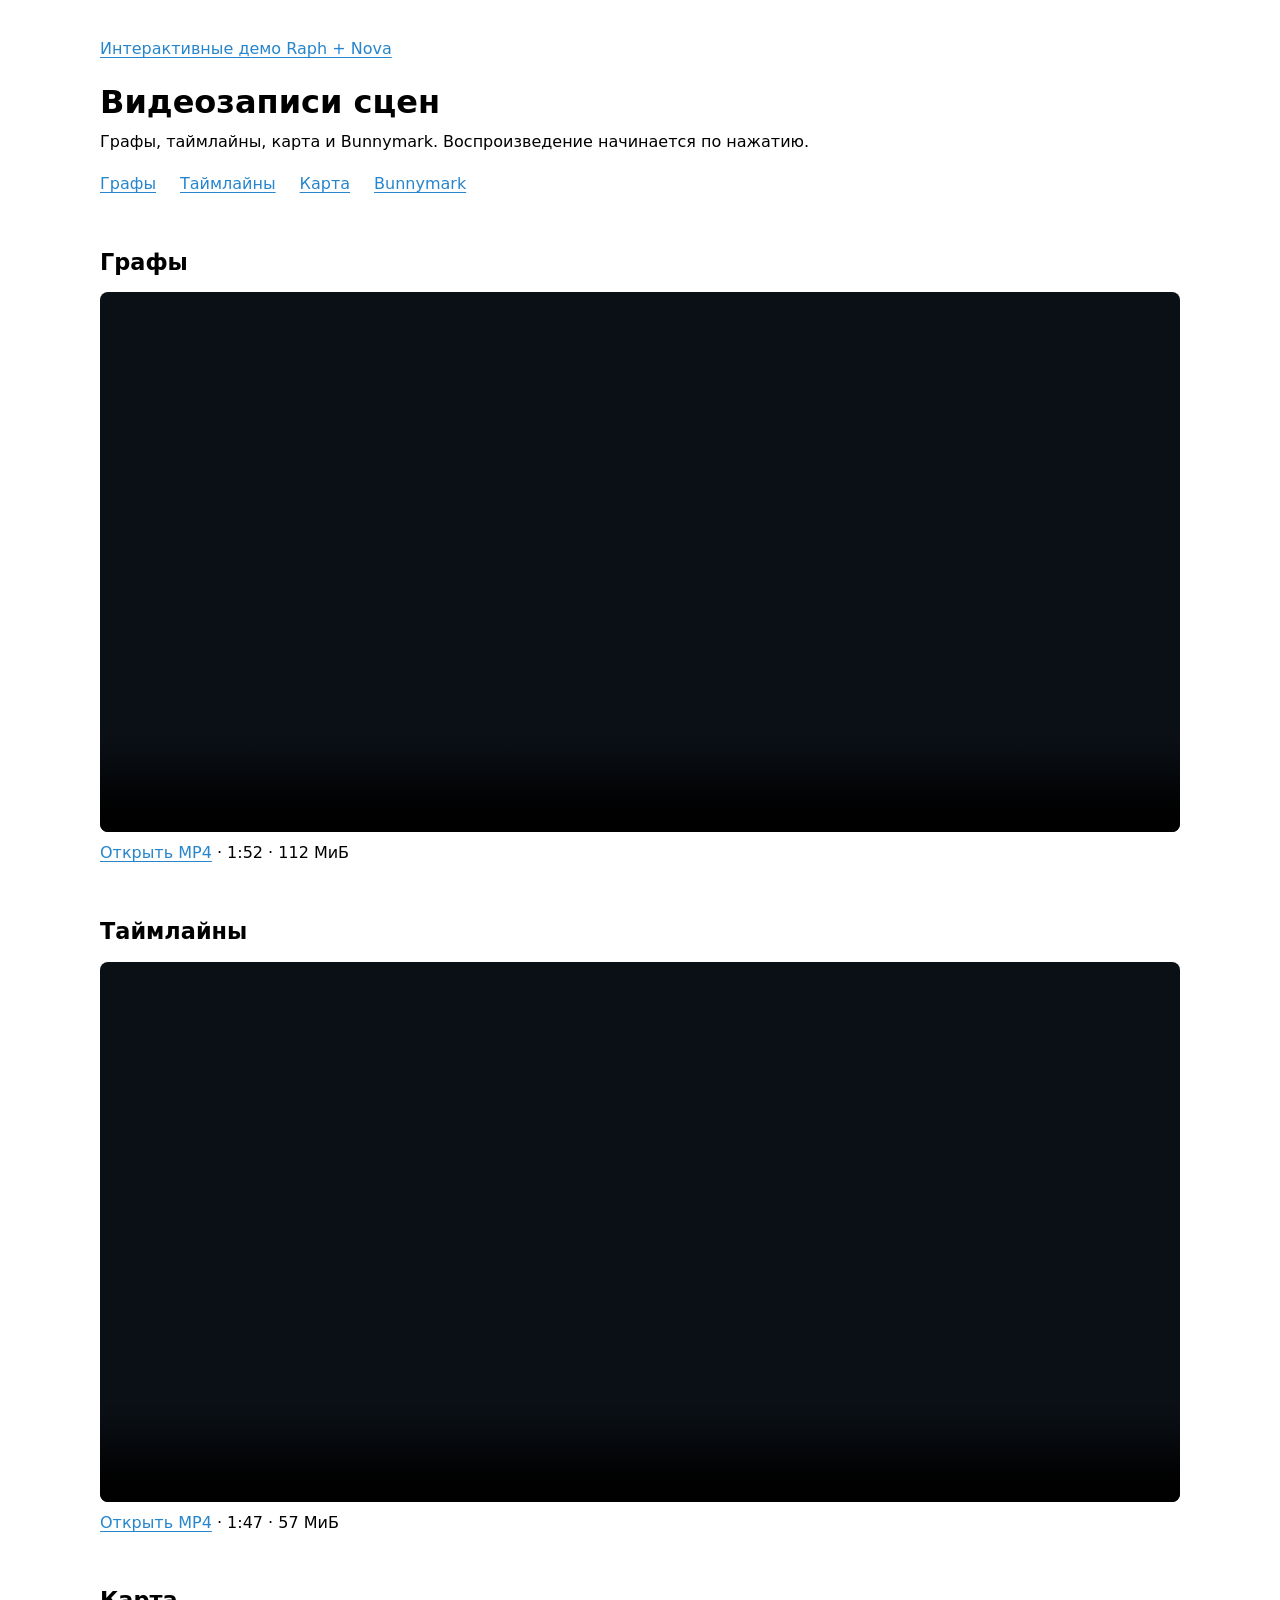
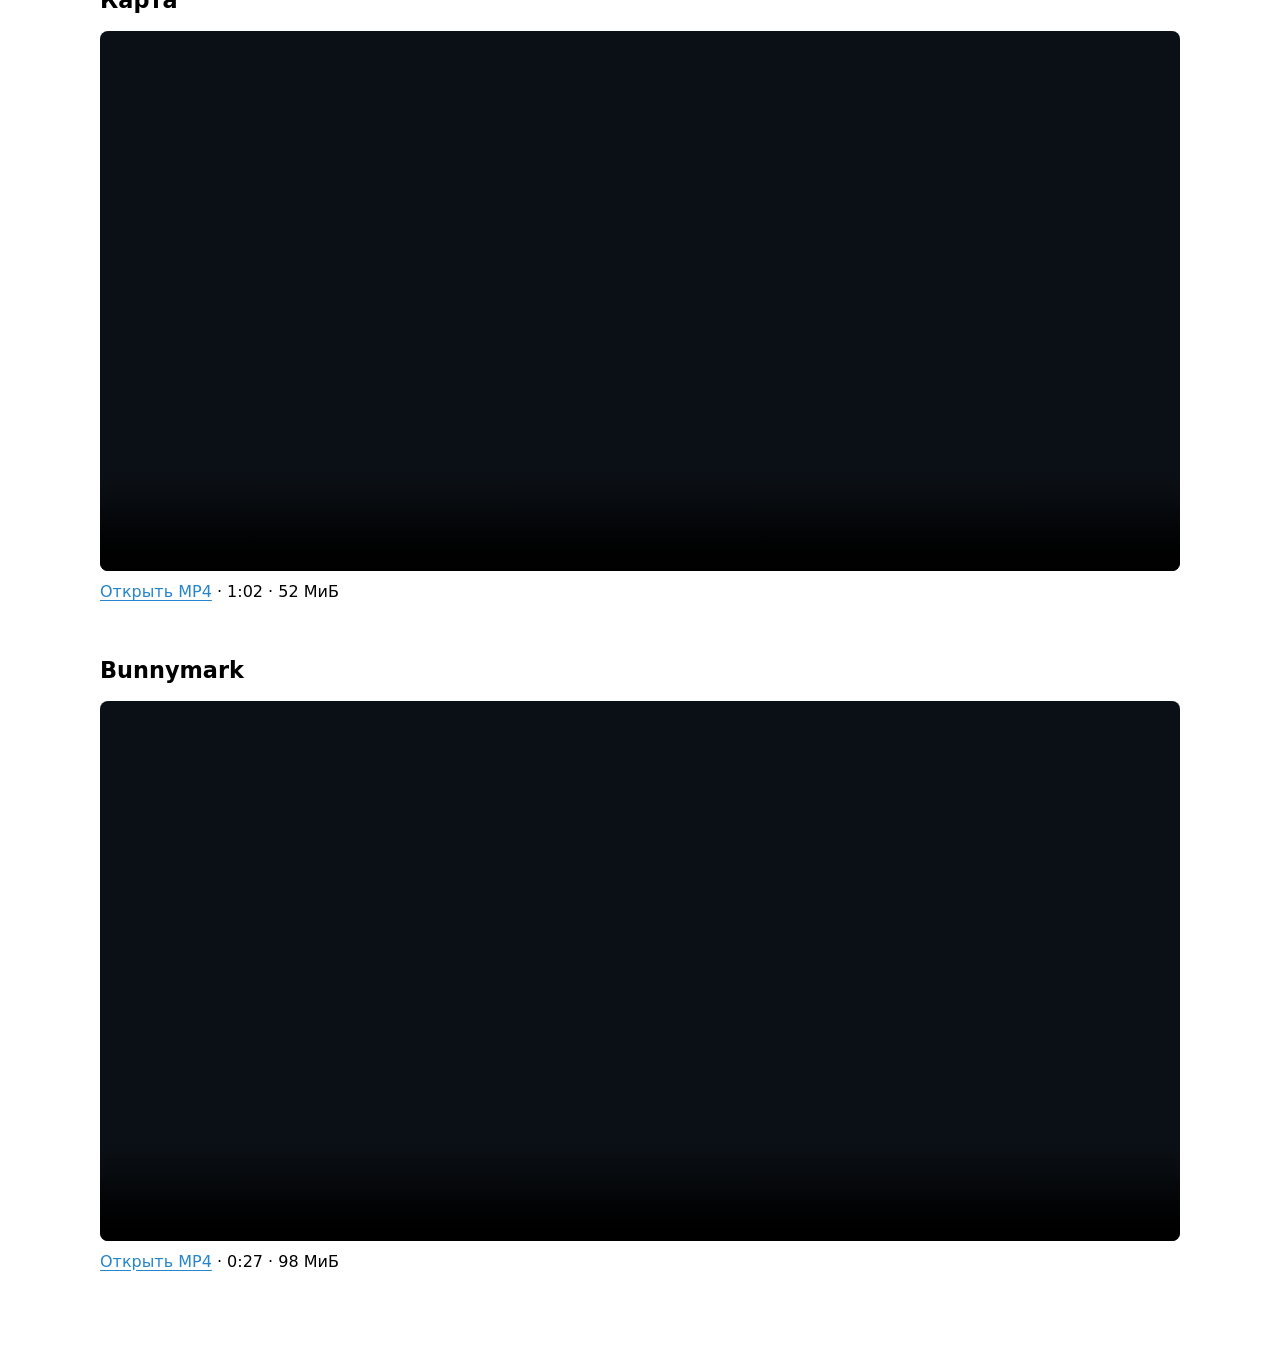
<file: videos/index.html>
<!doctype html>
<html lang="ru">
<head>
  <meta charset="utf-8">
  <meta name="viewport" content="width=device-width, initial-scale=1">
  <title>Raph + Nova: видеозаписи сцен</title>
  <style>
    :root { color-scheme: light dark; font-family: system-ui, sans-serif; }
    body { margin: 0 auto; max-width: 1080px; padding: 28px 20px 64px; line-height: 1.6; }
    h1 { margin-bottom: 8px; line-height: 1.2; }
    h2 { margin: 0 0 12px; font-size: 1.4rem; }
    p { margin: 8px 0 16px; }
    section { margin-top: 48px; }
    nav { display: flex; flex-wrap: wrap; gap: 12px 24px; }
    video { display: block; width: 100%; height: auto; background: #0b1016; border-radius: 8px; }
    a { color: #2685cc; text-underline-offset: 3px; }
  </style>
</head>
<body>
  <header>
    <p><a href="../">Интерактивные демо Raph + Nova</a></p>
    <h1>Видеозаписи сцен</h1>
    <p>Графы, таймлайны, карта и Bunnymark. Воспроизведение начинается по нажатию.</p>
    <nav aria-label="Сцены">
      <a href="#graphs">Графы</a>
      <a href="#timelines">Таймлайны</a>
      <a href="#map">Карта</a>
      <a href="#bunnymark">Bunnymark</a>
    </nav>
  </header>
  <main>
    <section id="graphs">
      <h2>Графы</h2>
      <video controls playsinline preload="none" poster="https://habrastorage.org/webt/a5/c1/73/a5c17387063abfccd0738da8547fb1ae.png">
        <source src="01_graphs.mp4" type="video/mp4">
        <a href="01_graphs.mp4">Открыть видео с графами</a>
      </video>
      <p><a href="01_graphs.mp4">Открыть MP4</a> · 1:52 · 112 МиБ</p>
    </section>
    <section id="timelines">
      <h2>Таймлайны</h2>
      <video controls playsinline preload="none" poster="https://habrastorage.org/webt/76/61/58/7661589de37142998b89a0abbb0616e9.png">
        <source src="02_timelines.mp4" type="video/mp4">
        <a href="02_timelines.mp4">Открыть видео с таймлайнами</a>
      </video>
      <p><a href="02_timelines.mp4">Открыть MP4</a> · 1:47 · 57 МиБ</p>
    </section>
    <section id="map">
      <h2>Карта</h2>
      <video controls playsinline preload="none" poster="https://habrastorage.org/webt/a0/a0/ce/a0a0ce58486be59db16438f64e3d2215.png">
        <source src="03_map.mp4" type="video/mp4">
        <a href="03_map.mp4">Открыть видео с картой</a>
      </video>
      <p><a href="03_map.mp4">Открыть MP4</a> · 1:02 · 52 МиБ</p>
    </section>
    <section id="bunnymark">
      <h2>Bunnymark</h2>
      <video controls playsinline preload="none" poster="https://habrastorage.org/webt/4a/3d/d2/4a3dd28f91c429569418179af8bd04c0.webp">
        <source src="04_bunnymark.mp4" type="video/mp4">
        <a href="04_bunnymark.mp4">Открыть видео Bunnymark</a>
      </video>
      <p><a href="04_bunnymark.mp4">Открыть MP4</a> · 0:27 · 98 МиБ</p>
    </section>
  </main>
</body>
</html>
</file>
